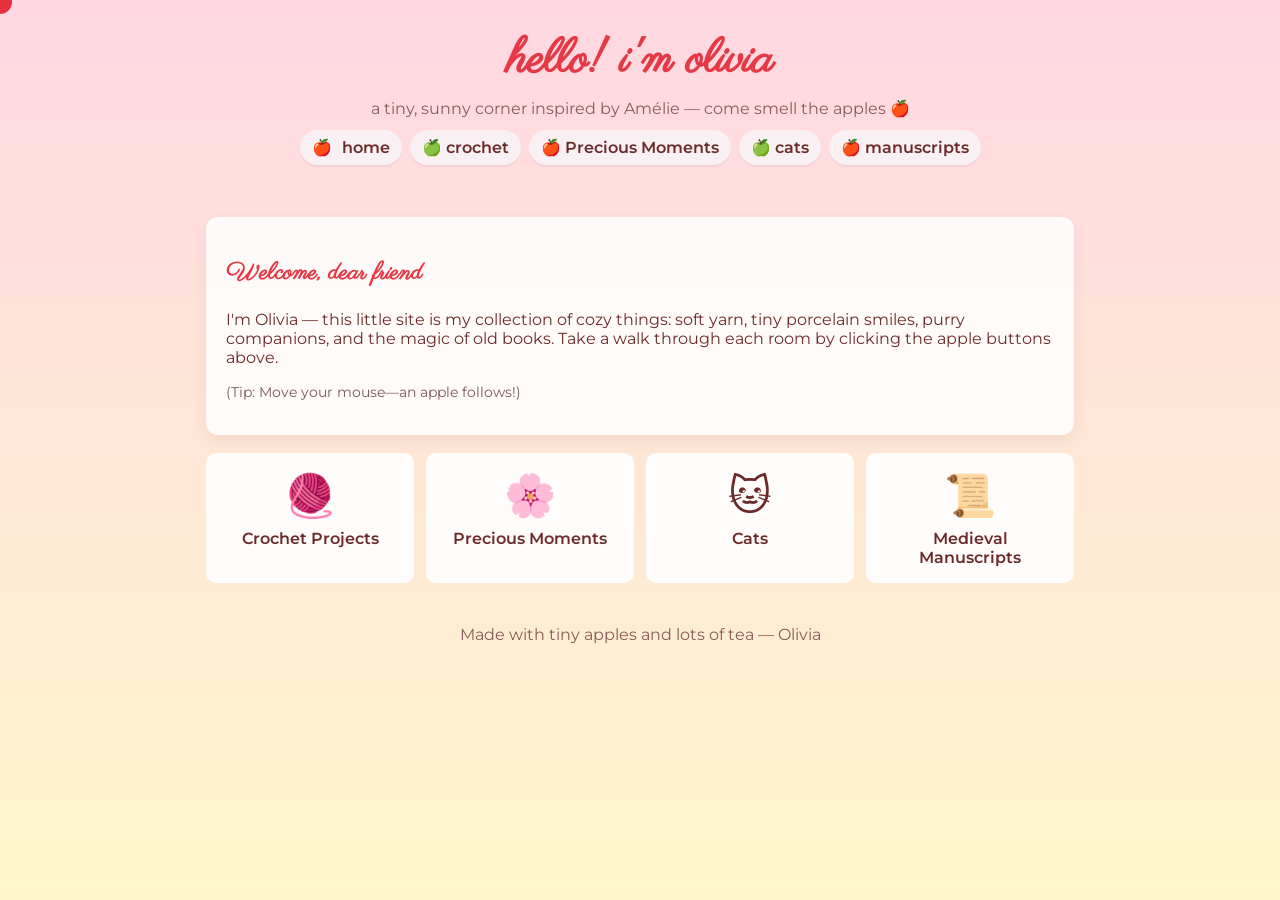
<file: index.html>
<!doctype html>
<html lang="en">
<head>
  <meta charset="utf-8">
  <meta name="viewport" content="width=device-width,initial-scale=1">
  <title>Olivia — Welcome!</title>
  <link href="https://fonts.googleapis.com/css2?family=Parisienne&family=Montserrat:wght@300;600&display=swap" rel="stylesheet">
  <link rel="stylesheet" href="styles.css">
</head>
<body>
  <div id="apple-cursor" aria-hidden="true">
    <svg width="48" height="48" viewBox="0 0 24 24" xmlns="http://www.w3.org/2000/svg">
      <circle cx="12" cy="14" r="6" fill="#e63946" />
      <path d="M14 6c0-1.1.9-2 2-2 0 1.5-1 2-2 2z" fill="#6b2b2b" />
    </svg>
  </div>

  <header class="site-header">
    <h1 class="title">hello! i'm olivia</h1>
    <p class="subtitle">a tiny, sunny corner inspired by Amélie — come smell the apples 🍎</p>
    <nav class="nav">
      <a class="nav-btn" href="index.html" aria-label="home">
        <span class="apple">🍎</span> home
      </a>
      <a class="nav-btn" href="crochet.html">🍏 crochet</a>
      <a class="nav-btn" href="figurines.html">🍎 Precious Moments</a>
      <a class="nav-btn" href="cats.html">🍏 cats</a>
      <a class="nav-btn" href="manuscripts.html">🍎 manuscripts</a>
    </nav>
  </header>

  <main class="content">
    <section class="card">
      <h2>Welcome, dear friend</h2>
      <p>I'm Olivia — this little site is my collection of cozy things: soft yarn, tiny porcelain smiles, purry companions, and the magic of old books. Take a walk through each room by clicking the apple buttons above.</p>
      <p class="small">(Tip: Move your mouse—an apple follows!)</p>
    </section>

    <section class="grid">
      <a class="tile" href="crochet.html">
        <div class="tile-img">🧶</div>
        <div class="tile-title">Crochet Projects</div>
      </a>
      <a class="tile" href="figurines.html">
        <div class="tile-img">🌸</div>
        <div class="tile-title">Precious Moments</div>
      </a>
      <a class="tile" href="cats.html">
        <div class="tile-img">🐱</div>
        <div class="tile-title">Cats</div>
      </a>
      <a class="tile" href="manuscripts.html">
        <div class="tile-img">📜</div>
        <div class="tile-title">Medieval Manuscripts</div>
      </a>
    </section>
  </main>

  <footer class="foot">Made with tiny apples and lots of tea — Olivia</footer>

  <script src="script.js"></script>
</body>
</html>
</file>
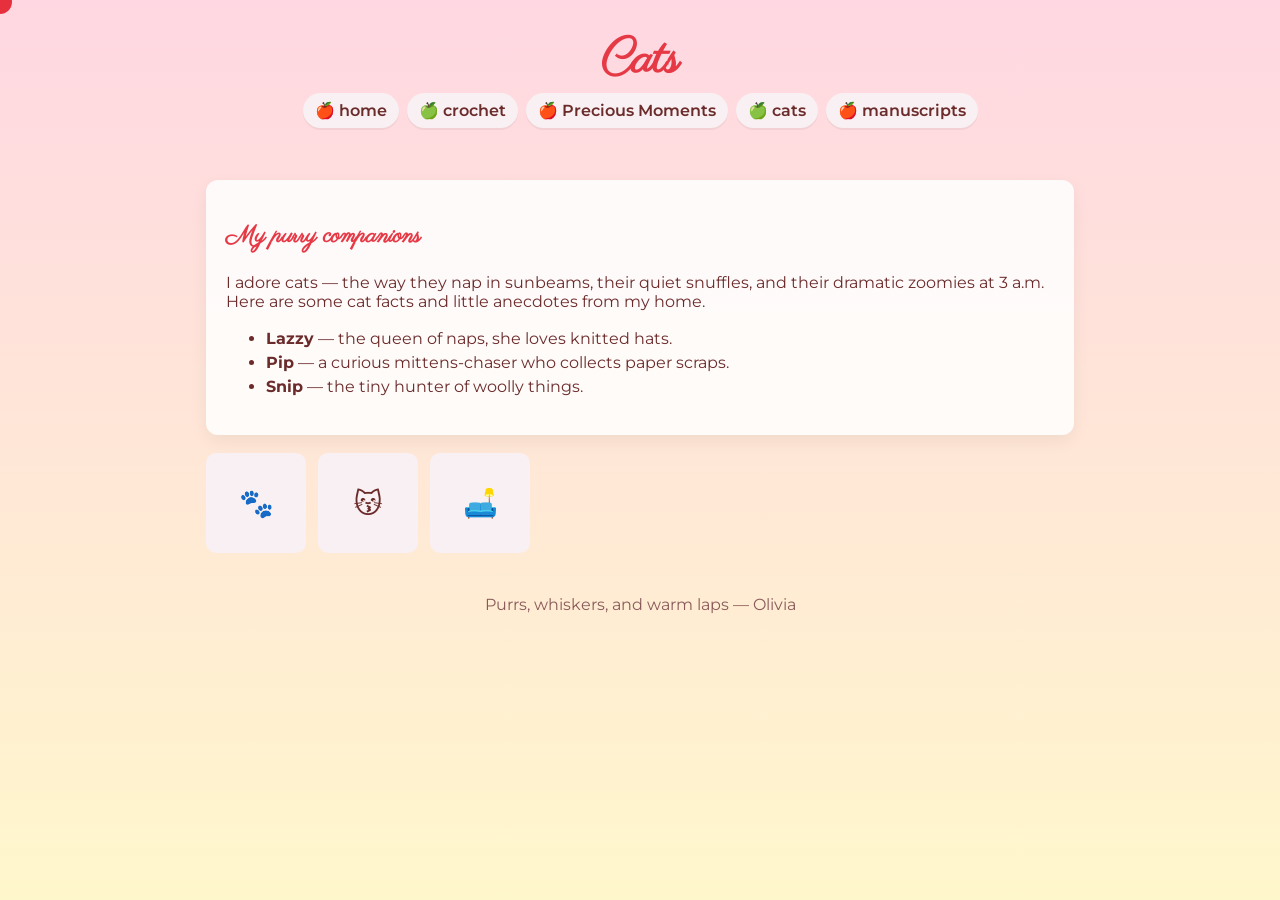
<file: cats.html>
<!doctype html>
<html lang="en">
<head>
  <meta charset="utf-8">
  <meta name="viewport" content="width=device-width,initial-scale=1">
  <title>Olivia — Cats</title>
  <link href="https://fonts.googleapis.com/css2?family=Parisienne&family=Montserrat:wght@300;600&display=swap" rel="stylesheet">
  <link rel="stylesheet" href="styles.css">
</head>
<body>
  <div id="apple-cursor" aria-hidden="true">
    <svg width="48" height="48" viewBox="0 0 24 24" xmlns="http://www.w3.org/2000/svg">
      <circle cx="12" cy="14" r="6" fill="#e63946" />
      <path d="M14 6c0-1.1.9-2 2-2 0 1.5-1 2-2 2z" fill="#6b2b2b" />
    </svg>
  </div>

  <header class="site-header">
    <h1 class="title">Cats</h1>
    <nav class="nav">
      <a class="nav-btn" href="index.html">🍎 home</a>
      <a class="nav-btn" href="crochet.html">🍏 crochet</a>
      <a class="nav-btn" href="figurines.html">🍎 Precious Moments</a>
      <a class="nav-btn" href="cats.html">🍏 cats</a>
      <a class="nav-btn" href="manuscripts.html">🍎 manuscripts</a>
    </nav>
  </header>

  <main class="content">
    <section class="card">
      <h2>My purry companions</h2>
      <p>I adore cats — the way they nap in sunbeams, their quiet snuffles, and their dramatic zoomies at 3 a.m. Here are some cat facts and little anecdotes from my home.</p>
      <ul class="list-soft">
        <li><strong>Lazzy</strong> — the queen of naps, she loves knitted hats.</li>
        <li><strong>Pip</strong> — a curious mittens-chaser who collects paper scraps.</li>
        <li><strong>Snip</strong> — the tiny hunter of woolly things.</li>
      </ul>
    </section>

    <section class="gallery">
      <div class="gallery-item">🐾</div>
      <div class="gallery-item">😽</div>
      <div class="gallery-item">🛋️</div>
    </section>
  </main>

  <footer class="foot">Purrs, whiskers, and warm laps — Olivia</footer>
  <script src="script.js"></script>
</body>
</html>
</file>
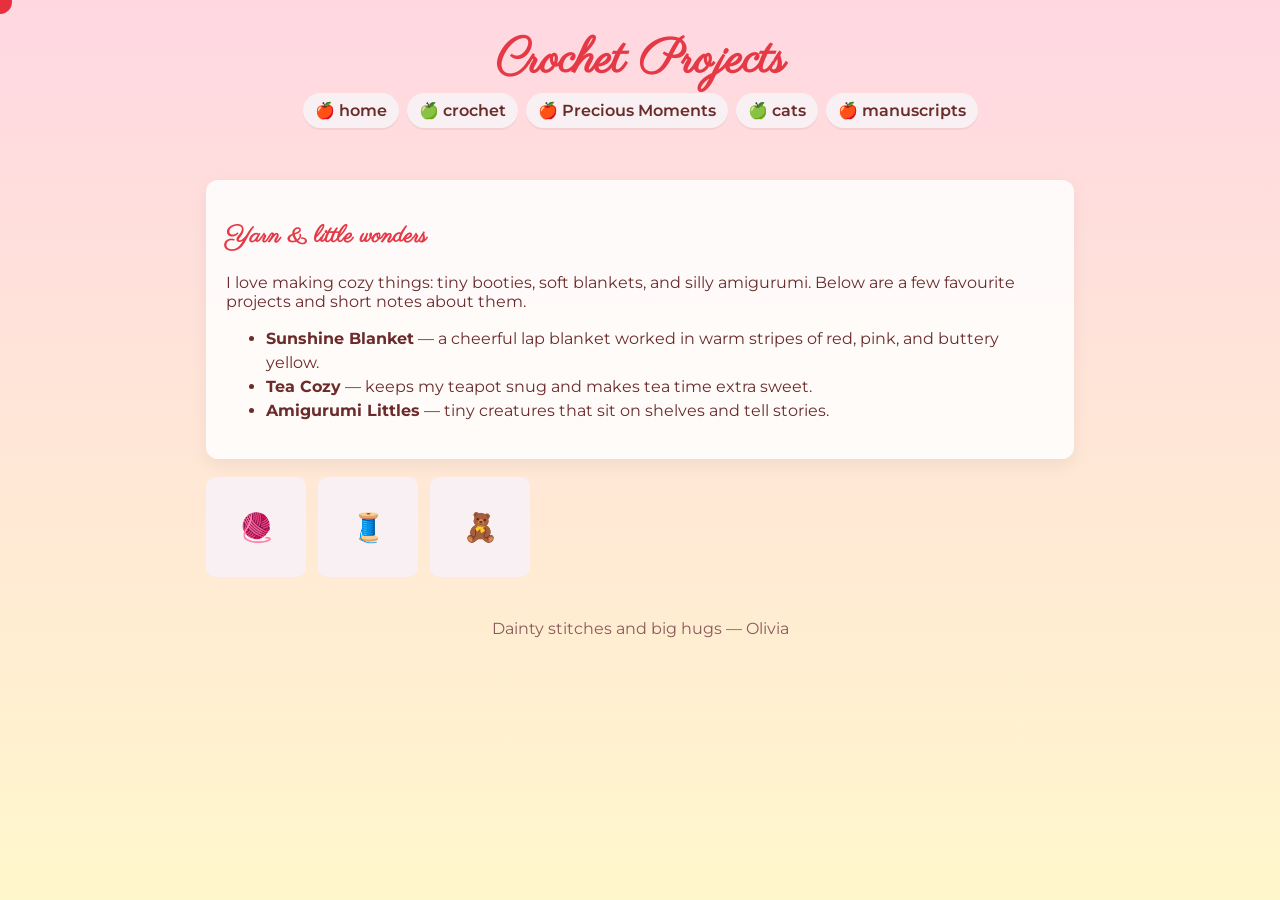
<file: crochet.html>
<!doctype html>
<html lang="en">
<head>
  <meta charset="utf-8">
  <meta name="viewport" content="width=device-width,initial-scale=1">
  <title>Olivia — Crochet</title>
  <link href="https://fonts.googleapis.com/css2?family=Parisienne&family=Montserrat:wght@300;600&display=swap" rel="stylesheet">
  <link rel="stylesheet" href="styles.css">
</head>
<body>
  <div id="apple-cursor" aria-hidden="true">
    <svg width="48" height="48" viewBox="0 0 24 24" xmlns="http://www.w3.org/2000/svg">
      <circle cx="12" cy="14" r="6" fill="#e63946" />
      <path d="M14 6c0-1.1.9-2 2-2 0 1.5-1 2-2 2z" fill="#6b2b2b" />
    </svg>
  </div>

  <header class="site-header">
    <h1 class="title">Crochet Projects</h1>
    <nav class="nav">
      <a class="nav-btn" href="index.html">🍎 home</a>
      <a class="nav-btn" href="crochet.html">🍏 crochet</a>
      <a class="nav-btn" href="figurines.html">🍎 Precious Moments</a>
      <a class="nav-btn" href="cats.html">🍏 cats</a>
      <a class="nav-btn" href="manuscripts.html">🍎 manuscripts</a>
    </nav>
  </header>

  <main class="content">
    <section class="card">
      <h2>Yarn & little wonders</h2>
      <p>I love making cozy things: tiny booties, soft blankets, and silly amigurumi. Below are a few favourite projects and short notes about them.</p>
      <ul class="list-soft">
        <li><strong>Sunshine Blanket</strong> — a cheerful lap blanket worked in warm stripes of red, pink, and buttery yellow.</li>
        <li><strong>Tea Cozy</strong> — keeps my teapot snug and makes tea time extra sweet.</li>
        <li><strong>Amigurumi Littles</strong> — tiny creatures that sit on shelves and tell stories.</li>
      </ul>
    </section>

    <section class="gallery">
      <div class="gallery-item">🧶</div>
      <div class="gallery-item">🧵</div>
      <div class="gallery-item">🧸</div>
    </section>
  </main>

  <footer class="foot">Dainty stitches and big hugs — Olivia</footer>
  <script src="script.js"></script>
</body>
</html>
</file>
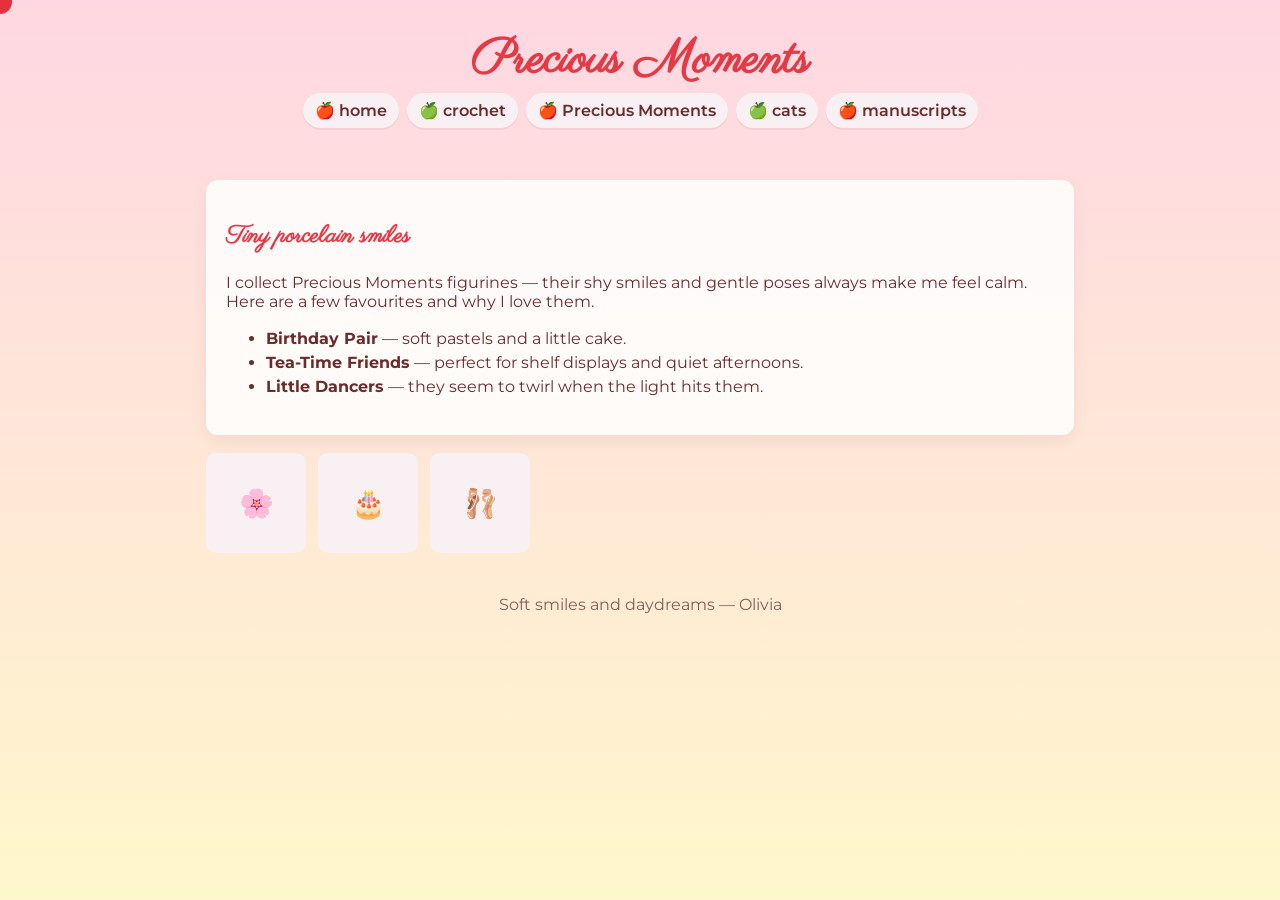
<file: figurines.html>
<!doctype html>
<html lang="en">
<head>
  <meta charset="utf-8">
  <meta name="viewport" content="width=device-width,initial-scale=1">
  <title>Olivia — Precious Moments</title>
  <link href="https://fonts.googleapis.com/css2?family=Parisienne&family=Montserrat:wght@300;600&display=swap" rel="stylesheet">
  <link rel="stylesheet" href="styles.css">
</head>
<body>
  <div id="apple-cursor" aria-hidden="true">
    <svg width="48" height="48" viewBox="0 0 24 24" xmlns="http://www.w3.org/2000/svg">
      <circle cx="12" cy="14" r="6" fill="#e63946" />
      <path d="M14 6c0-1.1.9-2 2-2 0 1.5-1 2-2 2z" fill="#6b2b2b" />
    </svg>
  </div>

  <header class="site-header">
    <h1 class="title">Precious Moments</h1>
    <nav class="nav">
      <a class="nav-btn" href="index.html">🍎 home</a>
      <a class="nav-btn" href="crochet.html">🍏 crochet</a>
      <a class="nav-btn" href="figurines.html">🍎 Precious Moments</a>
      <a class="nav-btn" href="cats.html">🍏 cats</a>
      <a class="nav-btn" href="manuscripts.html">🍎 manuscripts</a>
    </nav>
  </header>

  <main class="content">
    <section class="card">
      <h2>Tiny porcelain smiles</h2>
      <p>I collect Precious Moments figurines — their shy smiles and gentle poses always make me feel calm. Here are a few favourites and why I love them.</p>
      <ul class="list-soft">
        <li><strong>Birthday Pair</strong> — soft pastels and a little cake.</li>
        <li><strong>Tea-Time Friends</strong> — perfect for shelf displays and quiet afternoons.</li>
        <li><strong>Little Dancers</strong> — they seem to twirl when the light hits them.</li>
      </ul>
    </section>

    <section class="gallery">
      <div class="gallery-item">🌸</div>
      <div class="gallery-item">🎂</div>
      <div class="gallery-item">🩰</div>
    </section>
  </main>

  <footer class="foot">Soft smiles and daydreams — Olivia</footer>
  <script src="script.js"></script>
</body>
</html>
</file>
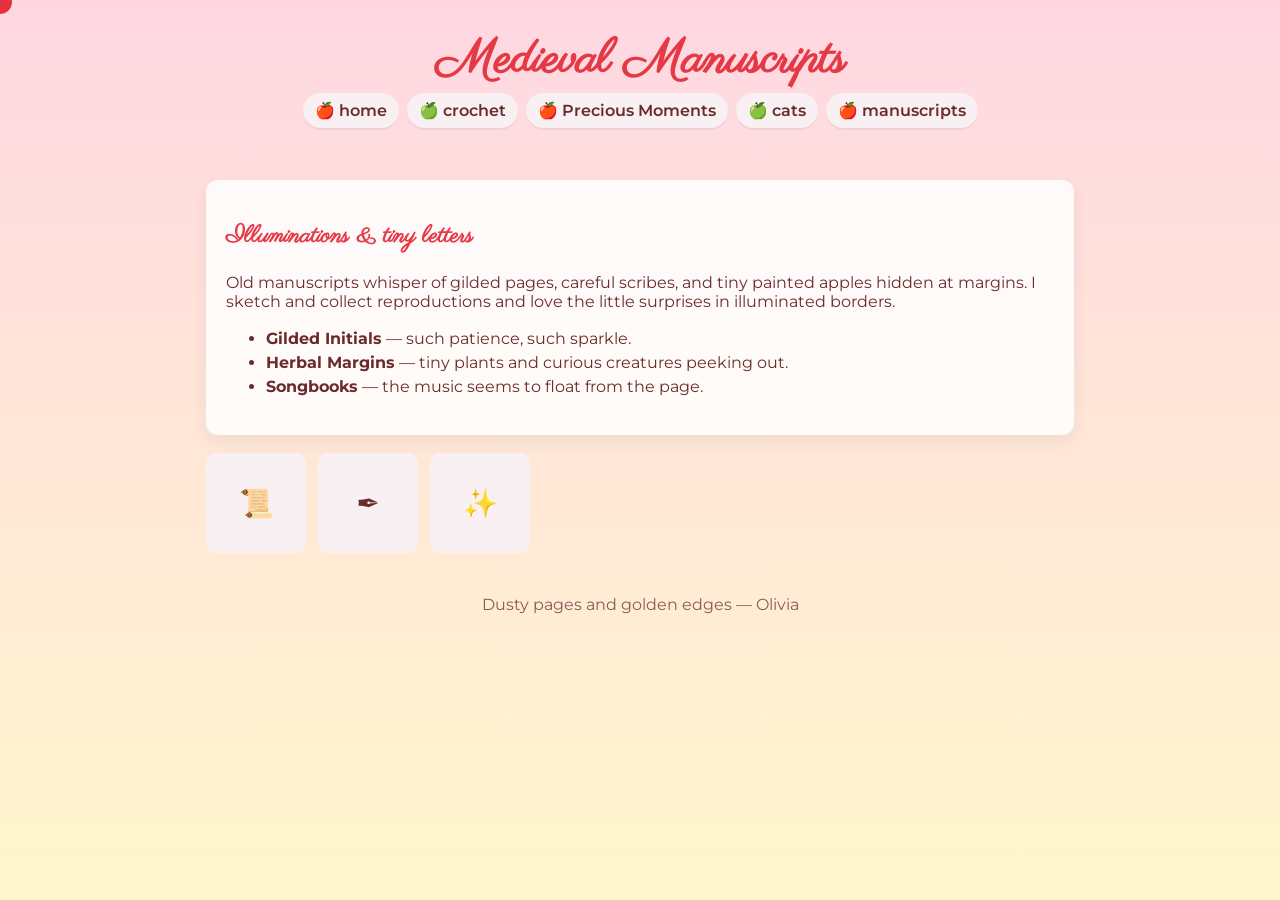
<file: manuscripts.html>
<!doctype html>
<html lang="en">
<head>
  <meta charset="utf-8">
  <meta name="viewport" content="width=device-width,initial-scale=1">
  <title>Olivia — Medieval Manuscripts</title>
  <link href="https://fonts.googleapis.com/css2?family=Parisienne&family=Montserrat:wght@300;600&display=swap" rel="stylesheet">
  <link rel="stylesheet" href="styles.css">
</head>
<body>
  <div id="apple-cursor" aria-hidden="true">
    <svg width="48" height="48" viewBox="0 0 24 24" xmlns="http://www.w3.org/2000/svg">
      <circle cx="12" cy="14" r="6" fill="#e63946" />
      <path d="M14 6c0-1.1.9-2 2-2 0 1.5-1 2-2 2z" fill="#6b2b2b" />
    </svg>
  </div>

  <header class="site-header">
    <h1 class="title">Medieval Manuscripts</h1>
    <nav class="nav">
      <a class="nav-btn" href="index.html">🍎 home</a>
      <a class="nav-btn" href="crochet.html">🍏 crochet</a>
      <a class="nav-btn" href="figurines.html">🍎 Precious Moments</a>
      <a class="nav-btn" href="cats.html">🍏 cats</a>
      <a class="nav-btn" href="manuscripts.html">🍎 manuscripts</a>
    </nav>
  </header>

  <main class="content">
    <section class="card">
      <h2>Illuminations & tiny letters</h2>
      <p>Old manuscripts whisper of gilded pages, careful scribes, and tiny painted apples hidden at margins. I sketch and collect reproductions and love the little surprises in illuminated borders.</p>
      <ul class="list-soft">
        <li><strong>Gilded Initials</strong> — such patience, such sparkle.</li>
        <li><strong>Herbal Margins</strong> — tiny plants and curious creatures peeking out.</li>
        <li><strong>Songbooks</strong> — the music seems to float from the page.</li>
      </ul>
    </section>

    <section class="gallery">
      <div class="gallery-item">📜</div>
      <div class="gallery-item">✒️</div>
      <div class="gallery-item">✨</div>
    </section>
  </main>

  <footer class="foot">Dusty pages and golden edges — Olivia</footer>
  <script src="script.js"></script>
</body>
</html>
</file>
<file: styles.css>
:root{
  --red:#e63946;
  --light-pink:#ffd7e2;
  --light-yellow:#fff7cc;
  --soft:#f8f0f2;
  --muted:#6b2b2b;
}
*{box-sizing:border-box}
html,body{height:100%}
body{
  margin:0;
  font-family:Montserrat, system-ui, -apple-system, 'Segoe UI', Roboto, 'Helvetica Neue', Arial;
  background:linear-gradient(180deg,var(--light-pink),var(--light-yellow));
  color:var(--muted);
  cursor:none;
}
.site-header{padding:28px 20px;text-align:center}
.title{font-family:Parisienne, cursive;font-size:48px;margin:0;color:var(--red);}
.subtitle{margin:6px 0 12px;color:#8a5a5a}
.nav{display:flex;gap:8px;justify-content:center;flex-wrap:wrap}
.nav-btn{background:var(--soft);border-radius:999px;padding:8px 12px;text-decoration:none;color:var(--muted);font-weight:600;box-shadow:0 2px 0 rgba(0,0,0,0.05)}
.nav-btn:hover{transform:translateY(-2px)}
.nav .apple{margin-right:6px}
.content{max-width:900px;margin:24px auto;padding:0 16px}
.card{background:rgba(255,255,255,0.85);border-radius:12px;padding:20px;margin-bottom:18px;box-shadow:0 6px 18px rgba(0,0,0,0.06)}
.card h2{color:var(--red);font-family:Parisienne, cursive}
.small{color:#7a5a5a;font-size:0.9rem}
.grid{display:grid;grid-template-columns:repeat(auto-fit,minmax(160px,1fr));gap:12px}
.tile{display:block;background:rgba(255,255,255,0.9);padding:16px;border-radius:10px;text-align:center;text-decoration:none;color:var(--muted)}
.tile-img{font-size:42px}
.tile-title{margin-top:8px;font-weight:600}
.gallery{display:flex;gap:12px;flex-wrap:wrap}
.gallery-item{background:var(--soft);padding:18px;border-radius:10px;font-size:28px;width:100px;height:100px;display:flex;align-items:center;justify-content:center}
.list-soft{line-height:1.5}
.foot{text-align:center;padding:18px;color:#8a5a5a}

#apple-cursor{position:fixed;pointer-events:none;transform:translate(-50%,-50%);z-index:9999;mix-blend-mode:multiply}

@media (max-width:600px){.title{font-size:36px}}
</file>
